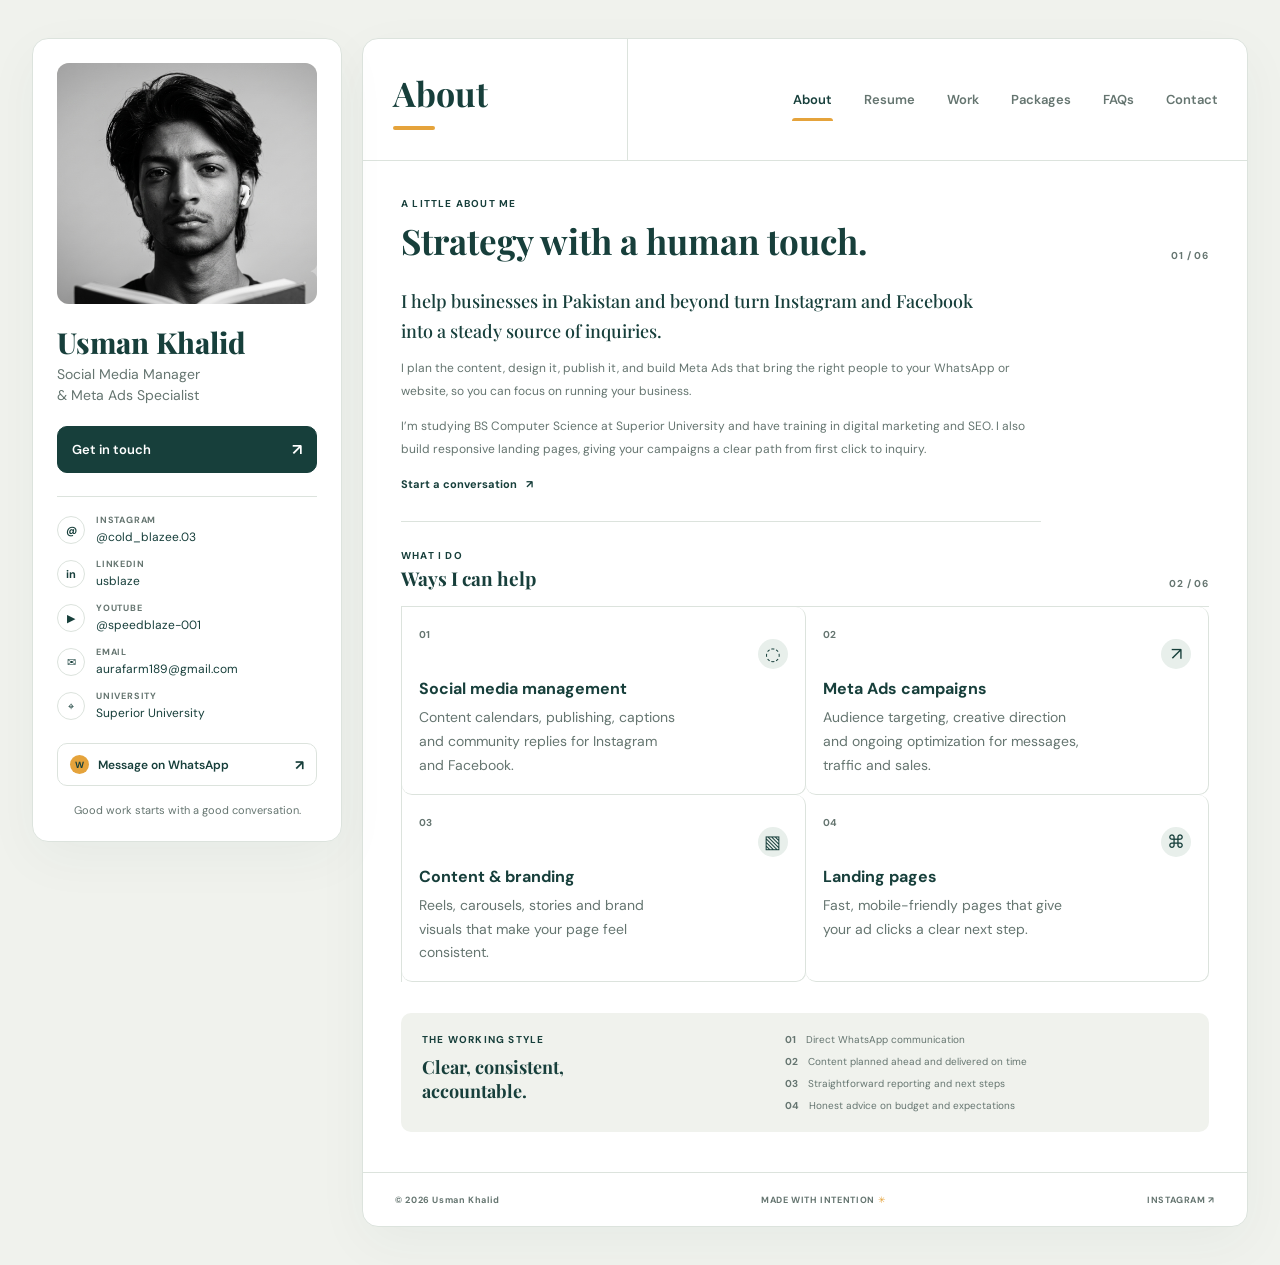
<file: index.html>
<!doctype html>
<html lang="en">
  <head>
    <meta charset="utf-8">
    <meta name="viewport" content="width=device-width, initial-scale=1">
    <meta name="theme-color" content="#f0f2ed">
    <meta name="description" content="Usman Khalid helps businesses grow through social media strategy, content, and Meta Ads.">
    <title>Usman Khalid | Social Media & Meta Ads</title>
    <link rel="preconnect" href="https://fonts.googleapis.com">
    <link rel="preconnect" href="https://fonts.gstatic.com" crossorigin>
    <link href="https://fonts.googleapis.com/css2?family=DM+Sans:wght@400;500;600;700&family=Playfair+Display:wght@500;600;700;800&display=swap" rel="stylesheet">
    <link rel="stylesheet" href="style.css">
    <script src="script.js" defer></script>
  </head>
  <body>
    <main class="layout">
      <aside class="profile-panel" aria-label="Profile">
        <figure class="avatar"><img src="usman.png" alt="Portrait of Usman Khalid"></figure>
        <h1>Usman Khalid</h1>
        <p class="role">Social Media Manager<br>&amp; Meta Ads Specialist</p>
        <button class="contact-toggle" type="button" aria-expanded="false" aria-controls="quick-contacts">Get in touch <span aria-hidden="true">↗</span></button>
        <div class="quick-contacts" id="quick-contacts" hidden>
          <a href="https://wa.me/923211192514" target="_blank" rel="noreferrer">WhatsApp <span>↗</span></a>
          <a href="mailto:aurafarm189@gmail.com">Email <span>↗</span></a>
        </div>
        <div class="profile-divider"></div>
        <div class="profile-details">
          <div><span class="detail-icon">@</span><p><small>INSTAGRAM</small><a href="https://instagram.com/cold_blazee.03" target="_blank" rel="noreferrer">@cold_blazee.03</a></p></div>
          <div><span class="detail-icon">in</span><p><small>LINKEDIN</small><a href="https://www.linkedin.com/in/usblaze/" target="_blank" rel="noreferrer">usblaze</a></p></div>
          <div><span class="detail-icon">▶</span><p><small>YOUTUBE</small><a href="https://www.youtube.com/@speedblaze-001" target="_blank" rel="noreferrer">@speedblaze-001</a></p></div>
          <div><span class="detail-icon">✉</span><p><small>EMAIL</small><a href="mailto:aurafarm189@gmail.com">aurafarm189@gmail.com</a></p></div>
          <div><span class="detail-icon">⌖</span><p><small>UNIVERSITY</small><span>Superior University</span></p></div>
        </div>
        <a class="sidebar-whatsapp" href="https://wa.me/923211192514" target="_blank" rel="noreferrer"><span class="whatsapp-mark">W</span><span>Message on WhatsApp</span><b>↗</b></a>
        <p class="sidebar-note">Good work starts with a good conversation.</p>
      </aside>

      <section class="content-panel">
        <div class="section-header">
          <div class="current-section" aria-live="polite">
            <h2 id="current-page-title">About</h2>
            <span class="current-section-bar" aria-hidden="true"></span>
          </div>
          <nav class="section-nav" aria-label="Portfolio sections" role="tablist">
          <button class="nav-tab active" id="tab-about" type="button" role="tab" aria-selected="true" aria-controls="page-about" data-page="about">About</button>
          <button class="nav-tab" id="tab-resume" type="button" role="tab" aria-selected="false" aria-controls="page-resume" data-page="resume">Resume</button>
          <button class="nav-tab" id="tab-work" type="button" role="tab" aria-selected="false" aria-controls="page-work" data-page="work">Work</button>
          <button class="nav-tab" id="tab-packages" type="button" role="tab" aria-selected="false" aria-controls="page-packages" data-page="packages">Packages</button>
          <button class="nav-tab" id="tab-faqs" type="button" role="tab" aria-selected="false" aria-controls="page-faqs" data-page="faqs">FAQs</button>
          <button class="nav-tab" id="tab-contact" type="button" role="tab" aria-selected="false" aria-controls="page-contact" data-page="contact">Contact</button>
          </nav>
        </div>

        <div class="pages">
          <article class="page active" id="page-about" role="tabpanel" aria-labelledby="tab-about" data-page="about">
            <div class="page-heading"><div><p class="eyebrow">A LITTLE ABOUT ME</p><h2>Strategy with a human touch.</h2></div><span class="heading-mark">01 / 06</span></div>
            <div class="intro-copy">
              <p class="lead">I help businesses in Pakistan and beyond turn Instagram and Facebook into a steady source of inquiries.</p>
              <p>I plan the content, design it, publish it, and build Meta Ads that bring the right people to your WhatsApp or website, so you can focus on running your business.</p>
              <p>I’m studying BS Computer Science at Superior University and have training in digital marketing and SEO. I also build responsive landing pages, giving your campaigns a clear path from first click to inquiry.</p>
              <a class="text-link" href="https://wa.me/923211192514?text=Hi%20Usman%2C%20I%27d%20like%20to%20talk%20about%20social%20media%20growth." target="_blank" rel="noreferrer">Start a conversation <span>↗</span></a>
            </div>

            <div class="section-heading"><div><p class="eyebrow">WHAT I DO</p><h3>Ways I can help</h3></div><span>02 / 06</span></div>
            <div class="service-grid">
              <section class="service-item"><span class="service-number">01</span><span class="service-symbol">◌</span><h4>Social media management</h4><p>Content calendars, publishing, captions and community replies for Instagram and Facebook.</p></section>
              <section class="service-item"><span class="service-number">02</span><span class="service-symbol">↗</span><h4>Meta Ads campaigns</h4><p>Audience targeting, creative direction and ongoing optimization for messages, traffic and sales.</p></section>
              <section class="service-item"><span class="service-number">03</span><span class="service-symbol">▧</span><h4>Content &amp; branding</h4><p>Reels, carousels, stories and brand visuals that make your page feel consistent.</p></section>
              <section class="service-item"><span class="service-number">04</span><span class="service-symbol">⌘</span><h4>Landing pages</h4><p>Fast, mobile-friendly pages that give your ad clicks a clear next step.</p></section>
            </div>

            <section class="principles">
              <div><p class="eyebrow">THE WORKING STYLE</p><h3>Clear, consistent, accountable.</h3></div>
              <ul><li><span>01</span> Direct WhatsApp communication</li><li><span>02</span> Content planned ahead and delivered on time</li><li><span>03</span> Straightforward reporting and next steps</li><li><span>04</span> Honest advice on budget and expectations</li></ul>
            </section>
          </article>

          <article class="page" id="page-resume" role="tabpanel" aria-labelledby="tab-resume" data-page="resume" hidden>
            <div class="resume-columns">
              <section class="resume-block"><div class="section-heading"><div><p class="eyebrow">EDUCATION</p><h3>Where I’m learning</h3></div></div><div class="timeline-item"><span class="timeline-dot"></span><p class="timeline-date">2025 — PRESENT</p><h4>Superior University</h4><p>BS Computer Science (BSCS), in progress.</p></div></section>
              <section class="resume-block"><div class="section-heading"><div><p class="eyebrow">EXPERIENCE</p><h3>What I work on</h3></div></div>
                <div class="timeline-item"><span class="timeline-dot"></span><p class="timeline-date">2026 — PRESENT</p><h4>Social Media Manager &amp; Content Creator</h4><p>Plan, design and publish social content, calendars, reels, carousels and captions with a consistent brand kit.</p></div>
                <div class="timeline-item"><span class="timeline-dot"></span><p class="timeline-date">2026</p><h4>Meta Ads · Meta Business Suite</h4><p>Campaign setup for awareness, audience growth and WhatsApp inquiries, including targeting and budget planning.</p></div>
                <div class="timeline-item"><span class="timeline-dot"></span><p class="timeline-date">2026</p><h4>Digital Marketing &amp; SEO Training</h4><p>Professional training in content strategy, SEO, social media marketing and paid advertising.</p></div>
                <div class="timeline-item"><span class="timeline-dot"></span><p class="timeline-date">2026 — PRESENT</p><h4>Web Designer · HTML &amp; CSS</h4><p>Responsive websites and landing pages for businesses and personal projects.</p></div>
              </section>
            </div>
            <section class="skills"><div class="section-heading"><div><p class="eyebrow">TOOLS &amp; STRENGTHS</p><h3>My skills</h3></div></div><div class="skill-grid">
              <div class="skill"><div><span>Social media management</span><b>90%</b></div><span class="skill-track"><i style="--level:90%"></i></span></div>
              <div class="skill"><div><span>Content creation</span><b>85%</b></div><span class="skill-track"><i style="--level:85%"></i></span></div>
              <div class="skill"><div><span>Copywriting &amp; captions</span><b>80%</b></div><span class="skill-track"><i style="--level:80%"></i></span></div>
              <div class="skill"><div><span>Meta Ads</span><b>70%</b></div><span class="skill-track"><i style="--level:70%"></i></span></div>
              <div class="skill"><div><span>Digital marketing &amp; SEO</span><b>75%</b></div><span class="skill-track"><i style="--level:75%"></i></span></div>
              <div class="skill"><div><span>Landing pages · HTML &amp; CSS</span><b>85%</b></div><span class="skill-track"><i style="--level:85%"></i></span></div>
            </div></section>
          </article>

          <article class="page" id="page-work" role="tabpanel" aria-labelledby="tab-work" data-page="work" hidden>
            <p class="page-intro">My content, campaigns and updates live on my social accounts. Pick a platform to connect.</p>
            <div class="social-grid">
              <a class="social-card instagram-card" href="https://instagram.com/cold_blazee.03" target="_blank" rel="noreferrer"><span class="social-index">01 / SOCIAL</span><span class="social-icon">◎</span><span class="social-name">Instagram</span><span class="social-handle">@cold_blazee.03</span><span class="social-arrow">↗</span></a>
              <a class="social-card linkedin-card" href="https://www.linkedin.com/in/usblaze/" target="_blank" rel="noreferrer"><span class="social-index">02 / PROFESSIONAL</span><span class="social-icon">in</span><span class="social-name">LinkedIn</span><span class="social-handle">linkedin.com/in/usblaze</span><span class="social-arrow">↗</span></a>
              <a class="social-card youtube-card" href="https://www.youtube.com/@speedblaze-001" target="_blank" rel="noreferrer"><span class="social-index">03 / VIDEO</span><span class="social-icon">▶</span><span class="social-name">YouTube</span><span class="social-handle">@speedblaze-001</span><span class="social-arrow">↗</span></a>
              <a class="social-card whatsapp-card" href="https://wa.me/923211192514" target="_blank" rel="noreferrer"><span class="social-index">04 / LET’S TALK</span><span class="social-icon">W</span><span class="social-name">WhatsApp</span><span class="social-handle">+92 321 119 2514</span><span class="social-arrow">↗</span></a>
            </div>
            <div class="work-note"><span class="note-star">✳</span><p><b>Have a project in mind?</b><br>Tell me what you’re building and what you want to achieve.</p><a href="#contact" data-go="contact">Let’s discuss <span>↗</span></a></div>
          </article>

          <article class="page" id="page-packages" role="tabpanel" aria-labelledby="tab-packages" data-page="packages" hidden>
            <p class="page-intro">A starting point for your next growth phase. Every plan can be tailored to your goals.</p>
            <div class="pricing-group"><div class="pricing-title"><span>01</span><h3>Social media management</h3><span class="pricing-rule"></span></div><div class="pricing-grid">
              <section class="price-card"><p class="tier">SILVER</p><p class="price">Rs 10,000 <small>/ month</small></p><p class="plan-summary">A focused start on one platform.</p><ul><li>1 platform</li><li>12 designed posts + 2 reels</li><li>Creative captions</li><li>Hashtag research</li><li>Content calendar</li><li>Basic monthly report</li></ul><a href="https://wa.me/923211192514?text=Hi%20Usman%2C%20I%27m%20interested%20in%20the%20Silver%20social%20media%20package." target="_blank" rel="noreferrer">Ask about Silver <span>↗</span></a></section>
              <section class="price-card featured"><span class="popular-tag">MOST POPULAR</span><p class="tier">GOLD</p><p class="price">Rs 18,000 <small>/ month</small></p><p class="plan-summary">Steady content across two platforms.</p><ul><li>2 platforms</li><li>20 designed posts + 6 reels</li><li>10 stories</li><li>Captions and hashtags</li><li>Community replies</li><li>Detailed monthly report</li></ul><a href="https://wa.me/923211192514?text=Hi%20Usman%2C%20I%27m%20interested%20in%20the%20Gold%20social%20media%20package." target="_blank" rel="noreferrer">Ask about Gold <span>↗</span></a></section>
              <section class="price-card"><p class="tier">PLATINUM</p><p class="price">Rs 30,000 <small>/ month</small></p><p class="plan-summary">A full monthly content engine.</p><ul><li>3 platforms</li><li>30 designed posts + 10 reels</li><li>20 stories</li><li>Monthly strategy call</li><li>Competitor review</li><li>Detailed report and plan</li></ul><a href="https://wa.me/923211192514?text=Hi%20Usman%2C%20I%27m%20interested%20in%20the%20Platinum%20social%20media%20package." target="_blank" rel="noreferrer">Ask about Platinum <span>↗</span></a></section>
            </div></div>
            <div class="pricing-group"><div class="pricing-title"><span>02</span><h3>Meta Ads management</h3><span class="pricing-rule"></span></div><div class="pricing-grid">
              <section class="price-card"><p class="tier">BASIC</p><p class="price">Rs 8,000 <small>/ month</small></p><p class="plan-summary">A well-set-up first campaign.</p><ul><li>1 campaign</li><li>2 ad creatives</li><li>Audience setup</li><li>Monthly report</li></ul><a href="https://wa.me/923211192514?text=Hi%20Usman%2C%20I%27m%20interested%20in%20the%20Basic%20Meta%20Ads%20package." target="_blank" rel="noreferrer">Ask about Basic <span>↗</span></a></section>
              <section class="price-card featured"><span class="popular-tag">MOST POPULAR</span><p class="tier">STANDARD</p><p class="price">Rs 15,000 <small>/ month</small></p><p class="plan-summary">More creative testing, more insight.</p><ul><li>2 campaigns</li><li>4 ad creatives</li><li>Weekly optimization</li><li>Bi-weekly report</li></ul><a href="https://wa.me/923211192514?text=Hi%20Usman%2C%20I%27m%20interested%20in%20the%20Standard%20Meta%20Ads%20package." target="_blank" rel="noreferrer">Ask about Standard <span>↗</span></a></section>
              <section class="price-card"><p class="tier">PRO</p><p class="price">Rs 25,000 <small>/ month</small></p><p class="plan-summary">Ongoing campaign management.</p><ul><li>4 campaigns</li><li>8 creatives + retargeting</li><li>Weekly optimization</li><li>Weekly report</li></ul><a href="https://wa.me/923211192514?text=Hi%20Usman%2C%20I%27m%20interested%20in%20the%20Pro%20Meta%20Ads%20package." target="_blank" rel="noreferrer">Ask about Pro <span>↗</span></a></section>
            </div></div>
            <p class="pricing-footnote"><span>✳</span> Ad budget is paid separately to Meta. 50% advance; remaining payment is agreed before work begins. Need something custom? <a href="#contact" data-go="contact">Ask for a quote.</a></p>
          </article>

          <article class="page" id="page-faqs" role="tabpanel" aria-labelledby="tab-faqs" data-page="faqs" hidden>
            <div class="faq-list">
              <details open><summary><span>01</span>What do you need from me to start?<i></i></summary><p>Your logo, brand colors, product photos and partner access to your pages. Please never share your password.</p></details>
              <details><summary><span>02</span>Do you guarantee sales or followers?<i></i></summary><p>I focus on quality work, consistency and honest reporting. Results depend on your product, budget and market, so I don’t promise a specific outcome.</p></details>
              <details><summary><span>03</span>Is the ad budget included?<i></i></summary><p>No. The ad budget goes directly from your account to Meta. My fee covers strategy, creative work and campaign management.</p></details>
              <details><summary><span>04</span>How many revisions do I get?<i></i></summary><p>Two revisions per post or ad creative are included. Any additional revisions can be agreed in advance.</p></details>
              <details><summary><span>05</span>How quickly can we start?<i></i></summary><p>Usually within 3 to 5 working days after we confirm the scope and initial payment.</p></details>
              <details><summary><span>06</span>How do I pay?<i></i></summary><p>Payment options and timing are confirmed before work begins, with a record of each payment.</p></details>
              <details><summary><span>07</span>Can I cancel?<i></i></summary><p>Yes. We’ll agree on notice and payment for any work already underway before the project starts.</p></details>
            </div>
            <div class="faq-footer"><p>Still have a question?</p><a href="#contact" data-go="contact">Send me a message <span>↗</span></a></div>
          </article>

          <article class="page" id="page-contact" role="tabpanel" aria-labelledby="tab-contact" data-page="contact" hidden>
            <div class="contact-layout">
              <div class="contact-copy"><span class="contact-spark">✳</span><h3>Tell me a little<br>about your project.</h3><p>Share where you are now and what you’d like to change. I’ll get back to you with a good next step.</p><a class="email-link" href="mailto:aurafarm189@gmail.com"><small>OR EMAIL ME DIRECTLY</small><span>aurafarm189@gmail.com <b>↗</b></span></a><a class="phone-link" href="https://wa.me/923211192514" target="_blank" rel="noreferrer"><small>WHATSAPP</small><span>+92 321 119 2514 <b>↗</b></span></a></div>
              <form class="contact-form" id="contact-form" action="https://formsubmit.co/aurafarm189@gmail.com" method="POST">
                <input type="hidden" name="_subject" value="New portfolio inquiry for Usman Khalid">
                <input type="hidden" name="_next" id="form-redirect">
                <input type="hidden" name="_template" value="table">
                <input class="honeypot" type="text" name="_honey" tabindex="-1" autocomplete="off" aria-hidden="true">
                <label for="name">Your name</label><input id="name" name="name" type="text" autocomplete="name" placeholder="e.g. Alex Morgan" required>
                <label for="email">Email address</label><input id="email" name="email" type="email" autocomplete="email" placeholder="you@example.com" required>
                <label for="message">What are you looking to achieve?</label><textarea id="message" name="message" rows="5" placeholder="A few details about your project..." required></textarea>
                <button class="submit-button" type="submit"><span>Send message</span><b>↗</b></button>
                <p class="form-note">Your message will be sent by email. <a href="mailto:aurafarm189@gmail.com">Or email me directly.</a></p>
              </form>
            </div>
          </article>
        </div>

        <footer class="site-footer"><span>© 2026 Usman Khalid</span><span>MADE WITH INTENTION <i>✳</i></span><a href="https://instagram.com/cold_blazee.03" target="_blank" rel="noreferrer">INSTAGRAM ↗</a></footer>
      </section>
    </main>
  </body>
</html>
</file>
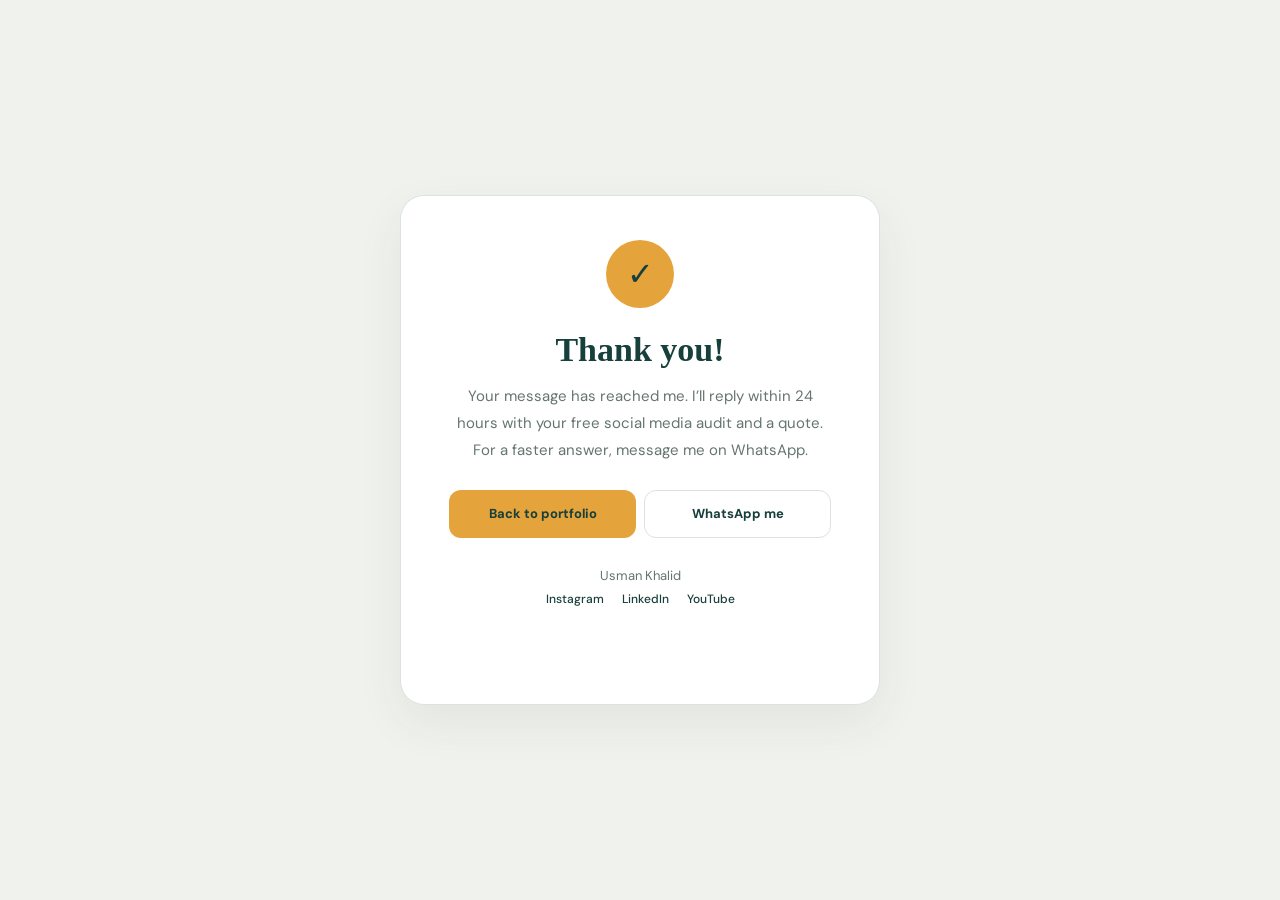
<file: thank-you.html>
<!doctype html>
<html lang="en">
  <head>
    <meta charset="utf-8">
    <meta name="viewport" content="width=device-width, initial-scale=1">
    <meta name="theme-color" content="#f0f2ed">
    <meta name="robots" content="noindex">
    <title>Message received | Usman Khalid</title>
    <link rel="preconnect" href="https://fonts.googleapis.com">
    <link rel="preconnect" href="https://fonts.gstatic.com" crossorigin>
    <link href="https://fonts.googleapis.com/css2?family=DM+Sans:wght@400;500;600;700&family=Playfair+Display:wght@500;600;700;800&display=swap" rel="stylesheet">
    <link rel="stylesheet" href="style.css">
  </head>
  <body>
    <main class="thank-you-screen">
      <section class="thank-you-card" aria-labelledby="thank-you-title">
        <div class="success-mark" aria-hidden="true">✓</div>
        <h1 id="thank-you-title">Thank you!</h1>
        <p class="thank-you-copy">Your message has reached me. I’ll reply within 24 hours with your free social media audit and a quote. For a faster answer, message me on WhatsApp.</p>
        <div class="thank-you-actions">
          <a class="primary-action" href="index.html">Back to portfolio</a>
          <a class="secondary-action" href="https://wa.me/923211192514" target="_blank" rel="noreferrer">WhatsApp me</a>
        </div>
        <p class="thank-you-name">Usman Khalid</p>
        <nav class="thank-you-socials" aria-label="Social media">
          <a href="https://instagram.com/cold_blazee.03" target="_blank" rel="noreferrer">Instagram</a>
          <a href="https://www.linkedin.com/in/usblaze/" target="_blank" rel="noreferrer">LinkedIn</a>
          <a href="https://www.youtube.com/@speedblaze-001" target="_blank" rel="noreferrer">YouTube</a>
        </nav>
      </section>
    </main>
  </body>
</html>
</file>
<file: style.css>
:root {
  color-scheme: light;
  --paper: #f0f2ed;
  --panel: #fff;
  --ink: #173f3b;
  --muted: #657570;
  --line: #dce3dd;
  --brown: #173f3b;
  --green: var(--brown);
  --acid-lime: #e5a33b;
  --lime: var(--acid-lime);
  --lime-tint: #e8efeb;
  --coral: #e5a33b;
  --serif: "Playfair Display", Georgia, serif;
  --sans: "DM Sans", sans-serif;
  font-family: var(--sans);
  font-synthesis: none;
  text-rendering: optimizeLegibility;
  -webkit-font-smoothing: antialiased;
  -moz-osx-font-smoothing: grayscale;
  background: var(--paper);
  color: var(--ink);
}

* { box-sizing: border-box; }
body { margin: 0; min-width: 320px; background: var(--paper); }
a { color: inherit; text-decoration: none; }
button, input, textarea { font: inherit; }
button, a, summary { -webkit-tap-highlight-color: transparent; }
.layout { width: min(1240px, calc(100% - 64px)); min-height: 100vh; margin: 0 auto; padding: 38px 0; display: grid; grid-template-columns: 310px minmax(0, 1fr); align-items: start; gap: 20px; }
.profile-panel, .content-panel { background: var(--panel); border: 1px solid #e9e1eb; border-radius: 8px; box-shadow: 0 16px 54px #3923420a; }
.profile-panel { position: sticky; top: 38px; min-height: 720px; padding: 24px; overflow: hidden; }
.avatar { width: 100%; aspect-ratio: 1.08; margin: 0 0 22px; overflow: hidden; border-radius: 7px; background: #e7e2e8; }
.avatar img { width: 100%; height: 100%; display: block; object-fit: cover; object-position: center 31%; }
h1, h2, h3, h4, p { margin-top: 0; }
h1 { margin-bottom: 5px; font: 800 29px/1.14 var(--serif); letter-spacing: 0; }
.role { margin-bottom: 19px; color: var(--muted); font-size: 13px; line-height: 1.55; }
.contact-toggle { width: 100%; display: flex; justify-content: space-between; align-items: center; padding: 12px 14px; border: 1px solid var(--ink); border-radius: 3px; background: var(--ink); color: white; font-size: 12px; font-weight: 600; cursor: pointer; transition: background .2s, color .2s; }
.contact-toggle:hover, .contact-toggle[aria-expanded="true"] { background: transparent; color: var(--ink); }
.contact-toggle span { font-size: 16px; }
.quick-contacts { padding: 6px 12px; border: 1px solid var(--line); border-top: 0; display: grid; gap: 4px; background: #fbf8fc; }
.quick-contacts[hidden] { display: none; }
.quick-contacts a { display: flex; justify-content: space-between; padding: 7px 0; color: var(--muted); font-size: 12px; }
.quick-contacts a:hover { color: var(--green); }
.profile-divider { height: 1px; margin: 23px 0 17px; background: var(--line); }
.profile-details { display: grid; gap: 13px; }
.profile-details > div { min-width: 0; display: flex; align-items: center; gap: 11px; }
.detail-icon { width: 28px; height: 28px; flex: 0 0 28px; display: grid; place-items: center; border: 1px solid var(--line); border-radius: 50%; color: var(--green); font-size: 11px; font-weight: 700; }
.profile-details p { min-width: 0; margin: 0; display: grid; gap: 3px; font-size: 11px; overflow-wrap: anywhere; }
.profile-details small, .contact-copy small { color: #939c95; font-size: 8px; font-weight: 700; letter-spacing: .09em; }
.profile-details a:hover { color: var(--green); }
.sidebar-whatsapp { margin-top: 22px; padding: 11px 12px; display: flex; gap: 9px; align-items: center; border: 1px solid #eadfed; border-radius: 3px; background: #f6f0f8; font-size: 10px; font-weight: 600; transition: transform .2s, background .2s; }
.sidebar-whatsapp:hover { transform: translateY(-2px); background: #eee4f3; }
.whatsapp-mark { width: 19px; height: 19px; display: grid; place-items: center; border-radius: 50%; background: var(--green); color: white; font-size: 9px; font-weight: 700; }
.sidebar-whatsapp b { margin-left: auto; font-size: 14px; }
.sidebar-note { margin: 17px 0 0; text-align: center; color: #998fa0; font-size: 10px; }
.content-panel { min-width: 0; overflow: hidden; }
.text-link:hover span, .work-note a:hover span { transform: translate(2px, -2px); }
.section-header { min-height: 122px; display: grid; grid-template-columns: minmax(210px, 30%) minmax(0, 1fr); border-bottom: 1px solid var(--line); }
.current-section { min-width: 0; padding: 24px 24px 19px 30px; display: flex; flex-direction: column; justify-content: center; align-items: flex-start; border-right: 1px solid var(--line); }
.current-section h2 { margin: 0; color: var(--ink); font: 700 34px/1.16 var(--serif); }
.current-section-bar { width: 42px; height: 4px; margin-top: 13px; display: block; border-radius: 99px; background: linear-gradient(90deg, var(--green), #b788d1); }
.section-nav { min-width: 0; padding: 0 28px; display: flex; justify-content: flex-end; align-items: center; gap: clamp(15px, 2.5vw, 30px); overflow-x: auto; scrollbar-width: none; }
.section-nav::-webkit-scrollbar { display: none; }
.nav-tab { flex: 0 0 auto; position: relative; padding: 12px 1px; border: 0; background: none; color: #81758b; font-size: 13px; font-weight: 600; cursor: pointer; transition: color .18s; }
.nav-tab::after { content: ""; position: absolute; right: 0; bottom: -1px; left: 0; height: 3px; border-radius: 99px 99px 0 0; background: var(--green); transform: scaleX(0); transform-origin: left; transition: transform .22s; }
.nav-tab:hover, .nav-tab.active { color: var(--ink); }
.nav-tab.active::after { transform: scaleX(1); }
.pages { min-height: 720px; }
.page { padding: 36px 38px 40px; font-size: 15px; animation: page-in .3s ease both; }
.page[hidden] { display: none; }
@keyframes page-in { from { opacity: 0; transform: translateY(5px); } to { opacity: 1; transform: translateY(0); } }
.page-heading { display: flex; justify-content: space-between; align-items: end; gap: 16px; margin-bottom: 25px; }
.eyebrow { margin-bottom: 10px; color: var(--green); font-size: 10px; font-weight: 700; letter-spacing: .12em; }
.page-heading h2 { margin: 0; font: 700 35px/1.2 var(--serif); letter-spacing: 0; }
.heading-mark, .section-heading > span { color: #a59aab; font-size: 9px; font-weight: 700; letter-spacing: .08em; white-space: nowrap; }
.intro-copy { max-width: 640px; padding-bottom: 28px; border-bottom: 1px solid var(--line); }
.intro-copy p { margin-bottom: 12px; color: #6f6575; font-size: 12px; line-height: 1.9; }
.intro-copy .lead { max-width: 590px; margin-bottom: 11px; color: var(--ink); font: 500 18px/1.65 var(--serif); }
.text-link { margin-top: 2px; display: inline-flex; gap: 9px; align-items: center; color: var(--green); font-size: 11px; font-weight: 700; }
.text-link span, .work-note a span { transition: transform .2s; }
.section-heading { margin: 27px 0 16px; display: flex; justify-content: space-between; align-items: end; }
.section-heading .eyebrow { margin-bottom: 5px; }
.section-heading h3 { margin: 0; font: 700 19px/1.25 var(--serif); letter-spacing: 0; }
.service-grid { display: grid; grid-template-columns: repeat(2, 1fr); border-top: 1px solid var(--line); border-left: 1px solid var(--line); }
.service-item { min-height: 148px; padding: 16px 17px; position: relative; border-right: 1px solid var(--line); border-bottom: 1px solid var(--line); transition: background .2s; }
.service-item:hover { background: #f8f4fa; }
.service-number { color: #a499ad; font-size: 9px; font-weight: 700; }
.service-symbol { width: 30px; height: 30px; margin: -4px 0 9px auto; display: grid; place-items: center; border-radius: 50%; background: #eee6f3; color: var(--green); font-size: 18px; }
.service-item h4 { margin: 0 0 7px; font-size: 12px; font-weight: 700; }
.service-item p { max-width: 260px; margin: 0; color: var(--muted); font-size: 10px; line-height: 1.7; }
.principles { margin-top: 31px; padding: 20px 21px; display: grid; grid-template-columns: .92fr 1.08fr; gap: 20px; background: #f5f0f7; }
.principles .eyebrow { margin-bottom: 9px; }
.principles h3 { max-width: 190px; margin: 0; font: 700 18px/1.35 var(--serif); letter-spacing: 0; }
.principles ul { margin: 0; padding: 0; display: grid; gap: 9px; list-style: none; }
.principles li { display: flex; gap: 10px; align-items: center; color: #665b6d; font-size: 10px; }
.principles li span { color: #a399ac; font-size: 8px; font-weight: 700; }
.resume-columns { display: grid; grid-template-columns: .84fr 1.16fr; gap: 29px; }
.resume-block .section-heading { margin: 4px 0 21px; }
.timeline-item { position: relative; margin-left: 5px; padding: 0 0 22px 18px; border-left: 1px solid #e5ddea; }
.timeline-item:last-child { padding-bottom: 4px; border-left-color: transparent; }
.timeline-dot { width: 7px; height: 7px; position: absolute; top: 3px; left: -4px; border-radius: 50%; background: var(--green); box-shadow: 0 0 0 3px #eaf0e5; }
.timeline-date { margin-bottom: 6px; color: #90859a; font-size: 8px; font-weight: 700; letter-spacing: .09em; }
.timeline-item h4 { margin: 0 0 5px; font-size: 11px; line-height: 1.5; }
.timeline-item p:last-child { margin: 0; color: var(--muted); font-size: 10px; line-height: 1.65; }
.skills { margin-top: 15px; padding-top: 1px; border-top: 1px solid var(--line); }
.skill-grid { display: grid; grid-template-columns: repeat(2, 1fr); gap: 16px 25px; }
.skill > div { margin-bottom: 7px; display: flex; justify-content: space-between; gap: 8px; font-size: 10px; }
.skill b { color: var(--green); font-size: 9px; }
.skill-track { height: 4px; display: block; overflow: hidden; background: #ebe4ef; }
.skill-track i { width: var(--level); height: 100%; display: block; background: var(--green); animation: skill-in .65s ease both; transform-origin: left; }
@keyframes skill-in { from { transform: scaleX(0); } to { transform: scaleX(1); } }
.page-intro { max-width: 560px; margin: -8px 0 25px; color: var(--muted); font-size: 12px; line-height: 1.8; }
.social-grid { display: grid; grid-template-columns: repeat(2, 1fr); gap: 11px; }
.social-card { min-height: 180px; padding: 17px 18px; position: relative; display: flex; flex-direction: column; align-items: flex-start; justify-content: flex-end; overflow: hidden; border: 1px solid transparent; transition: transform .2s, border-color .2s; }
.social-card:hover { transform: translateY(-3px); border-color: #c9b8d2; }
.instagram-card { background: #f1ebf2; }
.linkedin-card { background: #efedf1; }
.youtube-card { background: #f2ece8; }
.whatsapp-card { background: #eeeaf1; }
.social-index { position: absolute; top: 16px; left: 18px; color: #60546a; font-size: 8px; font-weight: 700; letter-spacing: .1em; }
.social-icon { position: absolute; top: 37px; left: 17px; color: #49365a; font-size: 32px; font-weight: 700; }
.linkedin-card .social-icon, .whatsapp-card .social-icon { width: 32px; height: 32px; display: grid; place-items: center; border: 1.5px solid currentColor; border-radius: 50%; font-size: 14px; }
.youtube-card .social-icon { font-size: 25px; }
.social-name { font: 700 18px/1.2 var(--serif); letter-spacing: 0; }
.social-handle { margin-top: 5px; color: #5e5267; font-size: 10px; }
.social-arrow { position: absolute; right: 17px; bottom: 17px; font-size: 16px; transition: transform .2s; }
.social-card:hover .social-arrow { transform: translate(2px, -2px); }
.work-note { margin-top: 19px; padding: 15px 16px; display: flex; align-items: center; gap: 12px; border: 1px solid var(--line); }
.note-star { color: var(--coral); font-size: 20px; }
.work-note p { flex: 1; margin: 0; color: var(--muted); font-size: 10px; line-height: 1.6; }
.work-note p b { color: var(--ink); font-size: 11px; }
.work-note a { display: flex; gap: 6px; align-items: center; font-size: 10px; font-weight: 700; white-space: nowrap; }
.pricing-group { margin: 27px 0 0; }
.pricing-title { margin-bottom: 13px; display: flex; align-items: center; gap: 11px; }
.pricing-title > span:first-child { color: var(--green); font-size: 9px; font-weight: 700; }
.pricing-title h3 { margin: 0; font: 700 15px/1.3 var(--serif); letter-spacing: 0; }
.pricing-rule { height: 1px; flex: 1; background: var(--line); }
.pricing-grid { display: grid; grid-template-columns: repeat(3, 1fr); gap: 9px; align-items: stretch; }
.price-card { min-width: 0; padding: 15px 13px 13px; position: relative; border: 1px solid var(--line); background: #fff; transition: transform .2s, border-color .2s; }
.price-card:hover { transform: translateY(-3px); border-color: #aa90bc; }
.price-card.featured { border-color: #baa8c5; background: #fbf8fc; }
.popular-tag { position: absolute; top: -1px; right: -1px; padding: 4px 6px; background: var(--green); color: white; font-size: 7px; font-weight: 700; letter-spacing: .06em; }
.tier { margin-bottom: 10px; color: var(--green); font-size: 8px; font-weight: 700; letter-spacing: .12em; }
.price { margin-bottom: 5px; font: 700 17px/1.2 var(--serif); letter-spacing: 0; }
.price small { color: var(--muted); font: 400 8px var(--sans); white-space: nowrap; }
.plan-summary { min-height: 29px; margin: 0 0 11px; color: var(--muted); font-size: 9px; line-height: 1.5; }
.price-card ul { min-height: 122px; margin: 0; padding: 10px 0; display: grid; align-content: start; gap: 8px; border-top: 1px solid var(--line); list-style: none; }
.price-card li { position: relative; padding-left: 12px; color: #65596b; font-size: 9px; line-height: 1.4; }
.price-card li::before { content: "✓"; position: absolute; left: 0; color: var(--green); font-size: 9px; }
.price-card > a { min-height: 32px; padding: 7px 8px; display: flex; justify-content: space-between; align-items: center; border: 1px solid var(--line); font-size: 9px; font-weight: 700; transition: background .2s, color .2s; }
.price-card > a:hover { border-color: var(--ink); background: var(--ink); color: white; }
.pricing-footnote { margin: 18px 0 0; color: var(--muted); font-size: 10px; line-height: 1.7; }
.pricing-footnote > span { margin-right: 5px; color: var(--coral); }
.pricing-footnote a { color: var(--green); font-weight: 700; text-decoration: underline; text-underline-offset: 3px; }
.faq-list { border-top: 1px solid var(--line); }
.faq-list details { border-bottom: 1px solid var(--line); }
.faq-list summary { min-height: 61px; display: grid; grid-template-columns: 32px 1fr 18px; align-items: center; gap: 10px; cursor: pointer; list-style: none; font-size: 12px; font-weight: 600; }
.faq-list summary::-webkit-details-marker { display: none; }
.faq-list summary > span { color: #a297ac; font-size: 9px; }
.faq-list summary i { width: 16px; height: 16px; position: relative; }
.faq-list summary i::before, .faq-list summary i::after { content: ""; position: absolute; top: 7px; left: 3px; width: 10px; height: 1px; background: var(--green); transition: transform .2s; }
.faq-list summary i::after { transform: rotate(90deg); }
.faq-list details[open] summary i::after { transform: rotate(0); }
.faq-list details p { max-width: 590px; margin: -3px 35px 18px 42px; color: var(--muted); font-size: 11px; line-height: 1.8; }
.faq-footer { margin-top: 23px; padding: 15px 16px; display: flex; justify-content: space-between; align-items: center; background: #f5f0f7; }
.faq-footer p { margin: 0; font-size: 11px; font-weight: 600; }
.faq-footer a { color: var(--green); font-size: 10px; font-weight: 700; }
.contact-layout { display: grid; grid-template-columns: .9fr 1.1fr; gap: 27px; align-items: start; }
.contact-copy { padding: 19px 15px 12px 0; }
.contact-spark { color: var(--coral); font-size: 22px; }
.contact-copy h3 { margin: 17px 0 11px; font: 700 24px/1.35 var(--serif); letter-spacing: 0; }
.contact-copy > p { max-width: 255px; margin-bottom: 25px; color: var(--muted); font-size: 11px; line-height: 1.8; }
.email-link, .phone-link { margin-top: 14px; display: grid; gap: 5px; }
.email-link span, .phone-link span { display: flex; align-items: center; gap: 6px; font-size: 10px; font-weight: 600; overflow-wrap: anywhere; }
.email-link b, .phone-link b { color: var(--green); font-size: 13px; }
.contact-form { padding: 21px; border: 1px solid var(--line); background: #fff; }
.contact-form label { margin: 0 0 7px; display: block; color: #625669; font-size: 10px; font-weight: 600; }
.contact-form input, .contact-form textarea { width: 100%; margin-bottom: 16px; padding: 11px 12px; border: 1px solid #e7deeb; border-radius: 2px; outline: 0; background: #fff; color: var(--ink); font-size: 11px; transition: border-color .2s, box-shadow .2s; }
.honeypot { display: none !important; }
.contact-form input:focus, .contact-form textarea:focus { border-color: #906eaa; box-shadow: 0 0 0 3px #906eaa1c; }
.contact-form input::placeholder, .contact-form textarea::placeholder { color: #a297ac; }
.contact-form textarea { min-height: 110px; resize: vertical; }
.submit-button { width: 100%; min-height: 42px; padding: 0 13px; display: flex; justify-content: space-between; align-items: center; border: 1px solid var(--green); background: var(--green); color: white; font-size: 11px; font-weight: 700; cursor: pointer; transition: background .2s, color .2s; }
.submit-button:hover { background: white; color: var(--green); }
.submit-button b { font-size: 15px; }
.form-note { margin: 9px 0 0; color: #92879b; font-size: 9px; }
.form-note a { color: var(--green); text-decoration: underline; text-underline-offset: 2px; }
.form-status { min-height: 0; margin: 0; color: var(--green); font-size: 10px; }
.site-footer { min-height: 54px; padding: 0 32px; display: flex; justify-content: space-between; align-items: center; gap: 10px; border-top: 1px solid var(--line); color: #a297ac; font-size: 8px; font-weight: 700; letter-spacing: .07em; }
.site-footer i { color: var(--coral); font-style: normal; }
.site-footer a:hover { color: var(--green); }

@media (max-width: 960px) {
  .layout { width: min(760px, calc(100% - 36px)); padding: 22px 0 28px; grid-template-columns: 1fr; gap: 14px; }
  .profile-panel { position: relative; top: auto; min-height: 0; padding: 20px; display: grid; grid-template-columns: 130px 1fr; grid-template-areas: "avatar info" "contacts contacts" "details details" "wa wa" "note note"; column-gap: 19px; }
  .avatar { grid-area: avatar; width: 130px; height: 130px; margin: 18px 0 0; font-size: 48px; }
  h1 { grid-area: info; align-self: end; margin: 0 0 4px; font-size: 25px; }
  .role { grid-area: info; align-self: end; margin: 0 0 33px; font-size: 11px; }
  .contact-toggle { grid-area: contacts; margin-top: 17px; }
  .quick-contacts { grid-area: contacts; align-self: end; transform: translateY(78px); z-index: 1; }
  .profile-divider { display: none; }
  .profile-details { grid-area: details; margin-top: 19px; grid-template-columns: repeat(2, minmax(0, 1fr)); gap: 12px; }
  .sidebar-whatsapp { grid-area: wa; margin-top: 16px; }
  .sidebar-note { grid-area: note; margin-top: 12px; }
  .pages { min-height: 620px; }
  .page { padding: 30px 28px 32px; }
  .section-nav { padding: 0 26px; gap: clamp(14px, 4vw, 31px); }
}

@media (max-width: 600px) {
  body { background: var(--paper); }
  .layout { width: 100%; padding: 0; gap: 0; }
  .profile-panel, .content-panel { border-right: 0; border-left: 0; border-radius: 0; box-shadow: none; }
  .profile-panel { padding: 18px 20px 16px; grid-template-columns: 92px 1fr; column-gap: 15px; }
  .avatar { width: 92px; height: 92px; margin: 0; }
  h1 { align-self: center; margin-top: 0; font-size: 23px; }
  .role { align-self: center; margin: 35px 0 0; font-size: 10px; }
  .contact-toggle { margin-top: 14px; }
  .profile-details { grid-template-columns: repeat(2, minmax(0, 1fr)); gap: 11px 8px; }
  .profile-details > div { gap: 7px; }
  .detail-icon { width: 25px; height: 25px; flex-basis: 25px; font-size: 10px; }
  .profile-details p { font-size: 9px; }
  .profile-details small { font-size: 7px; }
  .sidebar-whatsapp { margin-top: 14px; }
  .sidebar-note { margin-bottom: 0; }
  .section-nav { height: 54px; padding: 0 20px; gap: 23px; }
  .nav-tab { font-size: 10px; }
  .pages { min-height: 560px; }
  .page { padding: 27px 20px 29px; }
  .page-heading { margin-bottom: 21px; }
  .page-heading h2 { font-size: 27px; }
  .eyebrow { font-size: 8px; }
  .heading-mark { font-size: 8px; }
  .intro-copy .lead { font-size: 16px; }
  .intro-copy p { font-size: 11px; }
  .service-item { min-height: 152px; padding: 13px 12px; }
  .service-item h4 { font-size: 11px; }
  .service-item p { font-size: 9px; }
  .service-symbol { width: 26px; height: 26px; font-size: 16px; }
  .principles { padding: 16px 14px; grid-template-columns: 1fr; gap: 15px; }
  .principles h3 { max-width: none; font-size: 17px; }
  .principles li { font-size: 9px; }
  .resume-columns { grid-template-columns: 1fr; gap: 19px; }
  .resume-block .section-heading { margin-bottom: 15px; }
  .skills { margin-top: 3px; }
  .skill-grid { gap: 15px 13px; }
  .skill > div { font-size: 9px; }
  .skill b { font-size: 8px; }
  .page-intro { font-size: 11px; }
  .social-grid { gap: 8px; }
  .social-card { min-height: 155px; padding: 14px; }
  .social-index { top: 13px; left: 14px; font-size: 7px; }
  .social-icon { top: 32px; left: 14px; font-size: 27px; }
  .social-name { font-size: 16px; }
  .social-handle { max-width: 100%; font-size: 8px; overflow-wrap: anywhere; }
  .social-arrow { right: 12px; bottom: 13px; }
  .work-note { flex-wrap: wrap; gap: 8px; }
  .work-note p { min-width: calc(100% - 35px); }
  .work-note a { margin-left: 28px; }
  .pricing-title h3 { font-size: 13px; }
  .pricing-grid { grid-template-columns: 1fr; gap: 9px; }
  .price-card { padding: 15px; }
  .price-card ul { min-height: 0; grid-template-columns: repeat(2, minmax(0, 1fr)); column-gap: 10px; }
  .price-card .plan-summary { min-height: 0; }
  .popular-tag { font-size: 7px; }
  .faq-list summary { min-height: 59px; grid-template-columns: 24px 1fr 17px; gap: 7px; font-size: 11px; }
  .faq-list details p { margin-left: 31px; font-size: 10px; }
  .faq-footer { gap: 8px; }
  .faq-footer p { font-size: 10px; }
  .faq-footer a { font-size: 9px; white-space: nowrap; }
  .contact-layout { grid-template-columns: 1fr; gap: 18px; }
  .contact-copy { padding: 1px 0 0; }
  .contact-copy h3 { margin: 10px 0 8px; font-size: 21px; }
  .contact-copy > p { max-width: 340px; margin-bottom: 14px; font-size: 10px; }
  .email-link, .phone-link { margin-top: 11px; }
  .contact-form { padding: 16px; }
  .site-footer { min-height: 48px; padding: 0 18px; font-size: 7px; letter-spacing: .03em; }
}

@media (prefers-reduced-motion: reduce) {
  *, *::before, *::after { scroll-behavior: auto !important; animation-duration: .01ms !important; animation-iteration-count: 1 !important; transition-duration: .01ms !important; }
}

.profile-panel, .content-panel { border-radius: 16px; }
.avatar { border-radius: 12px; }
.contact-toggle, .quick-contacts, .sidebar-whatsapp, .service-item, .principles,
.social-card, .work-note, .price-card, .price-card > a, .faq-footer,
.contact-form, .submit-button { border-radius: 10px; }
.contact-form input, .contact-form textarea { border-radius: 8px; }

.thank-you-screen {
  min-height: 100svh;
  padding: 28px;
  display: grid;
  place-items: center;
  background: radial-gradient(ellipse at 50% 20%, #faf6fc 0, #f1eaf6 65%, #eee6f3 100%);
}
.thank-you-card {
  width: min(100%, 480px);
  min-height: 510px;
  padding: 44px 48px 36px;
  display: flex;
  flex-direction: column;
  align-items: center;
  text-align: center;
  border: 1px solid #e8dcef;
  border-radius: 24px;
  background: #fff;
  box-shadow: 0 18px 48px #41225914;
  animation: page-in .45s ease both;
}
.success-mark {
  width: 68px;
  height: 68px;
  margin-bottom: 22px;
  display: grid;
  place-items: center;
  border-radius: 50%;
  background: var(--green);
  color: #fff;
  font-size: 32px;
  font-weight: 500;
}
.thank-you-card h1 {
  margin: 0 0 12px;
  color: var(--green);
  font: 700 34px/1.2 Georgia, "Times New Roman", serif;
  letter-spacing: 0;
}
.thank-you-copy {
  max-width: 370px;
  margin: 0 0 26px;
  color: #5f526c;
  font-size: 15px;
  line-height: 1.8;
}
.thank-you-actions { width: 100%; margin-bottom: 29px; display: grid; grid-template-columns: 1fr 1fr; gap: 8px; }
.thank-you-actions a { min-height: 48px; padding: 0 12px; display: flex; justify-content: center; align-items: center; border-radius: 12px; font-size: 13px; font-weight: 700; transition: transform .18s, background .18s; }
.thank-you-actions a:hover { transform: translateY(-2px); }
.primary-action { background: var(--green); color: white; }
.primary-action:hover { background: #452858; }
.secondary-action { background: #f3edf7; color: var(--green); }
.secondary-action:hover { background: #e9dff0; }
.thank-you-name { margin: 0 0 7px; color: #6f6578; font-size: 13px; }
.thank-you-socials { display: flex; flex-wrap: wrap; justify-content: center; gap: 8px 18px; }
.thank-you-socials a { color: var(--green); font-size: 12px; font-weight: 500; transition: color .18s; }
.thank-you-socials a:hover { color: var(--coral); }

@media (max-width: 600px) {
  .thank-you-screen { padding: 18px; }
  .thank-you-card { min-height: 0; padding: 38px 23px 31px; border-radius: 20px; }
  .thank-you-card h1 { font-size: 31px; }
  .thank-you-copy { font-size: 14px; }
  .thank-you-actions { gap: 7px; }
  .thank-you-actions a { min-height: 46px; padding: 0 8px; font-size: 11px; }
  .thank-you-socials { gap: 9px 14px; }
}

.page:not([data-page="about"]) > .page-intro { margin-top: 0; }
.role { font-size: 14px; }
.profile-details p { font-size: 12px; }
.profile-details small { font-size: 9px; }
.contact-toggle { font-size: 13px; }
.sidebar-whatsapp { font-size: 12px; }
.sidebar-note { font-size: 11px; }
.heading-mark, .section-heading > span { font-size: 10px; }
.service-number, .principles li span { font-size: 10px; }
.timeline-dot { background: var(--green); box-shadow: 0 0 0 3px #f0e7f5; }
.resume-block .section-heading h3 { font-size: 25px; }
.timeline-date { font-size: 11px; }
.timeline-item h4 { font-size: 15px; }
.timeline-item p:last-child { font-size: 14px; }
.skill > div { font-size: 14px; }
.service-item h4 { font-size: 16px; }
.service-item p { font-size: 14px; }
.page-intro { font-size: 15px; }
.faq-list summary { font-size: 15px; }
.faq-list details p { font-size: 14px; }
.price-card .tier { font-size: 10px; }
.price-card .price small { font-size: 10px; }
.faq-list summary > span { font-size: 10px; }
.site-footer { font-size: 9px; }

@media (max-width: 960px) {
  .section-header { min-height: 108px; grid-template-columns: minmax(180px, 30%) minmax(0, 1fr); }
  .current-section { padding: 18px; }
  .current-section h2 { font-size: 30px; }
  .section-nav { padding: 0 18px; gap: clamp(10px, 2vw, 18px); }
  .nav-tab { font-size: 12px; }
  .page { padding: 30px 28px 34px; }
}

@media (max-width: 600px) {
  .section-header { min-height: 0; grid-template-columns: 1fr; }
  .current-section { padding: 19px 20px 13px; border-right: 0; }
  .current-section h2 { font-size: 30px; }
  .current-section-bar { width: 38px; height: 3px; margin-top: 8px; }
  .section-nav { height: 56px; padding: 0 20px; justify-content: flex-start; gap: clamp(17px, 6vw, 25px); border-top: 1px solid var(--line); }
  .nav-tab { padding: 10px 1px; font-size: 12px; }
  .page { padding: 28px 22px 32px; }
  .page-heading { margin-bottom: 22px; }
  .page-heading h2 { font-size: 30px; }
  .eyebrow { font-size: 9px; }
  .heading-mark, .section-heading > span { font-size: 9px; }
  .intro-copy .lead { font-size: 19px; }
  .intro-copy p { font-size: 13px; }
  .section-heading h3 { font-size: 21px; }
  .service-item { min-height: 154px; padding: 14px; }
  .service-item h4 { font-size: 13px; }
  .service-item p { font-size: 11px; }
  .principles h3 { font-size: 20px; }
  .principles li { font-size: 11px; }
  .timeline-date { font-size: 9px; }
  .timeline-item h4 { font-size: 13px; }
  .timeline-item p:last-child { font-size: 12px; }
  .skill > div { font-size: 11px; }
  .skill b { font-size: 10px; }
  .page-intro { font-size: 13px; }
  .resume-block .section-heading h3 { font-size: 23px; }
  .timeline-date { font-size: 10px; }
  .timeline-item h4 { font-size: 14px; }
  .timeline-item p:last-child { font-size: 13px; }
  .skill > div { font-size: 12px; }
  .service-item h4 { font-size: 13px; }
  .service-item p { font-size: 12px; }
  .faq-list summary { font-size: 13px; }
  .faq-list details p { font-size: 12px; }
  .social-card { min-height: 165px; }
  .social-index { font-size: 9px; }
  .social-name { font-size: 20px; }
  .social-handle { font-size: 11px; }
  .pricing-title h3 { font-size: 16px; }
  .price { font-size: 20px; }
  .plan-summary { font-size: 12px; }
  .price-card li { font-size: 11px; }
  .price-card > a { font-size: 12px; }
  .faq-list summary { min-height: 62px; font-size: 13px; }
  .faq-list details p { font-size: 12px; }
  .contact-copy h3 { font-size: 25px; }
  .contact-copy > p { font-size: 12px; }
  .contact-form label { font-size: 12px; }
  .contact-form input, .contact-form textarea { font-size: 14px; }
  .site-footer { font-size: 7px; }
}

@media (min-width: 601px) and (max-width: 760px) {
  .resume-columns { grid-template-columns: 1fr; gap: 20px; }
}

.profile-panel, .content-panel { border-color: var(--line); box-shadow: 0 16px 54px #173f3b0b; }
.avatar { background: #e7e5df; }
.quick-contacts { background: #fff; }
.quick-contacts a:hover, .profile-details a:hover, .site-footer a:hover { color: var(--brown); }
.detail-icon { color: var(--brown); }
.profile-details small, .contact-copy small { color: #657570; }
.sidebar-whatsapp { border-color: var(--line); background: #fff; }
.sidebar-whatsapp:hover { background: var(--lime-tint); }
.whatsapp-mark { background: var(--acid-lime); color: var(--ink); }
.sidebar-note { color: var(--muted); }
.current-section-bar { background: var(--acid-lime); }
.nav-tab { color: var(--muted); }
.nav-tab::after { background: var(--acid-lime); }
.heading-mark, .section-heading > span { color: var(--muted); }
.intro-copy p { color: var(--muted); }
.service-item:hover { background: #f0f2ed; }
.service-number, .principles li span { color: var(--muted); }
.service-symbol { background: var(--lime-tint); color: var(--brown); }
.principles, .faq-footer { background: #f0f2ed; }
.principles li { color: var(--muted); }
.timeline-item { border-left-color: var(--line); }
.timeline-dot { background: var(--acid-lime); box-shadow: 0 0 0 3px var(--lime-tint); }
.timeline-date { color: var(--muted); }
.skill-track { background: var(--line); }
.skill-track i { background: var(--acid-lime); }
.social-card:hover { border-color: var(--brown); }
.instagram-card, .linkedin-card, .youtube-card { background: #f0f2ed; }
.whatsapp-card { background: var(--lime-tint); }
.social-index, .social-handle { color: var(--muted); }
.social-icon { color: var(--brown); }
.price-card:hover { border-color: var(--brown); }
.price-card.featured { border-color: #d5b474; background: #faf9f3; }
.popular-tag { background: var(--acid-lime); color: var(--ink); }
.tier, .pricing-title > span:first-child, .price-card li::before,
.pricing-footnote a, .faq-footer a, .email-link b, .phone-link b { color: var(--brown); }
.price-card li { color: var(--muted); }
.faq-list summary > span { color: var(--muted); }
.faq-list summary i::before, .faq-list summary i::after { background: var(--brown); }
.contact-form label { color: var(--brown); }
.contact-form input, .contact-form textarea { border-color: var(--line); }
.contact-form input:focus, .contact-form textarea:focus { border-color: var(--brown); box-shadow: 0 0 0 3px #e5a33b44; }
.contact-form input::placeholder, .contact-form textarea::placeholder { color: #7b8984; }
.submit-button { border-color: var(--acid-lime); background: var(--acid-lime); color: var(--ink); }
.submit-button:hover { border-color: var(--brown); background: var(--brown); color: #fff; }
.form-note, .site-footer { color: var(--muted); }
.thank-you-screen { background: var(--paper); }
.thank-you-card { border-color: var(--line); box-shadow: 0 18px 48px #173f3b12; }
.success-mark { background: var(--acid-lime); color: var(--ink); }
.thank-you-card h1, .thank-you-socials a { color: var(--brown); }
.thank-you-copy, .thank-you-name { color: var(--muted); }
.primary-action { background: var(--acid-lime); color: var(--ink); }
.primary-action:hover { background: #d2932f; }
.secondary-action { border: 1px solid var(--line); background: #fff; color: var(--brown); }
.secondary-action:hover { background: var(--lime-tint); }
.thank-you-socials a:hover { color: var(--ink); }
</file>
